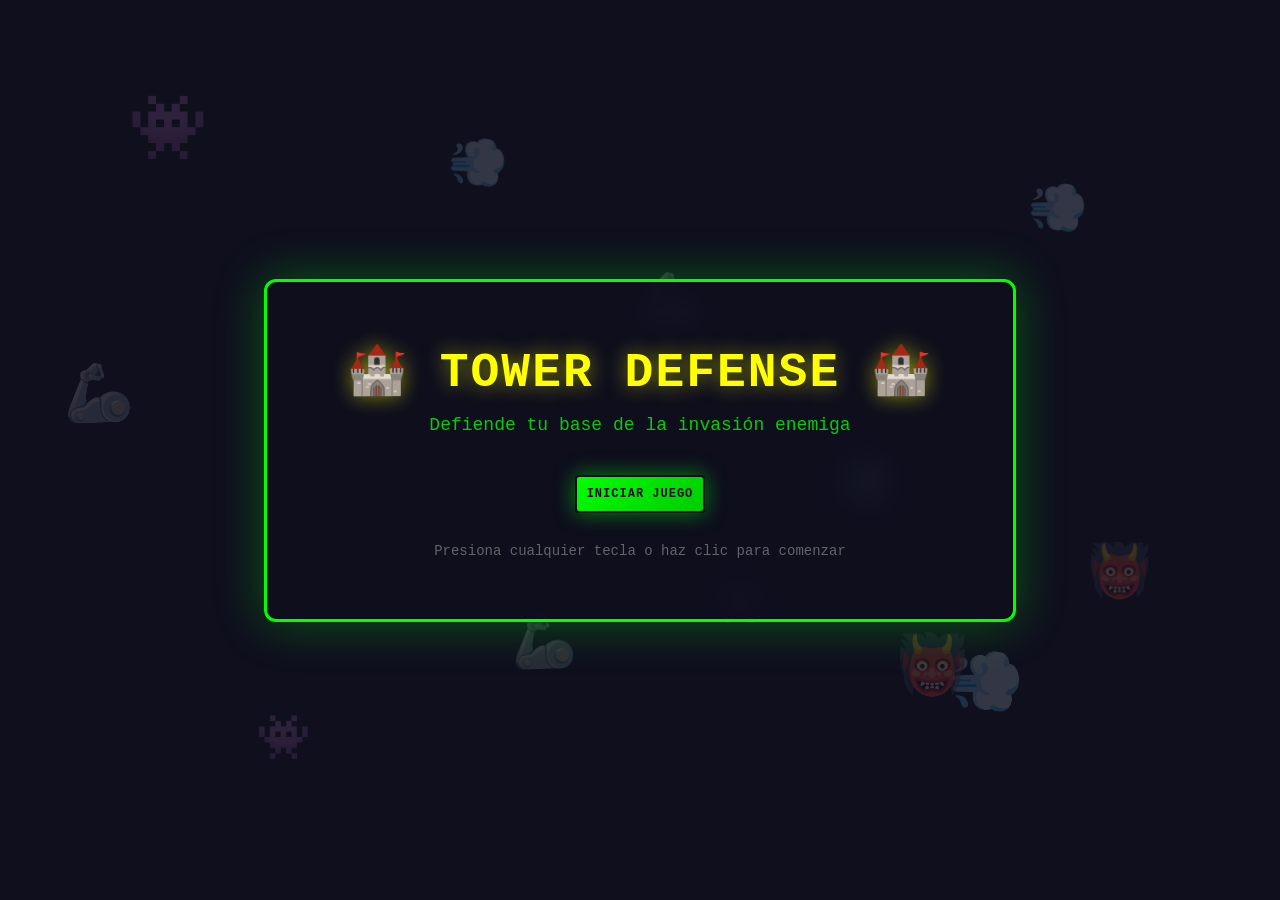
<file: index.html>
<!DOCTYPE html>
<html lang="es">
<head>
    <meta charset="UTF-8">
    <meta name="viewport" content="width=device-width, initial-scale=1.0">
    <meta name="description" content="Tower Defense - Un juego clásico de defensa. Coloca torres y defiende tu base. Compatible con GitHub Pages.">
    <meta name="theme-color" content="#00ff00">
    <title>Tower Defense - Juego de Defensa</title>
    <link rel="stylesheet" href="css/style.css">
    <link rel="manifest" href="manifest.json">
</head>
<body>
    <div id="gameContainer" class="game-container">
        <!-- Interfaz del juego -->
        <div id="gameUI" class="game-ui">
            <div class="ui-section">
                <div class="ui-stat">
                    <span class="label">NIVEL:</span>
                    <span id="levelDisplay" class="value">1</span>
                </div>
                <div class="ui-stat">
                    <span class="label">VIDAS:</span>
                    <span id="lifeDisplay" class="value">20</span>
                </div>
                <div class="ui-stat">
                    <span class="label">ORO:</span>
                    <span id="goldDisplay" class="value">200</span>
                </div>
                <div class="ui-stat">
                    <span class="label">OLAS:</span>
                    <span id="waveDisplay" class="value">0/5</span>
                </div>
                <div class="ui-stat">
                    <span class="label">SCORE:</span>
                    <span id="scoreDisplay" class="value">0</span>
                </div>
            </div>

            <!-- Panel de torres -->
            <div class="towers-panel">
                <h3>TORRES</h3>
                <button id="towerBasicBtn" class="tower-btn" data-tower="basic">
                    [1] Básica (50 O)<br>
                    <small>Daño: 1 | Vel: Normal</small>
                </button>
                <button id="towerFastBtn" class="tower-btn" data-tower="fast">
                    [2] Rápida (75 O)<br>
                    <small>Daño: 1 | Vel: Rápida</small>
                </button>
                <button id="towerPowerBtn" class="tower-btn" data-tower="power">
                    [3] Potente (150 O)<br>
                    <small>Daño: 3 | Vel: Lenta</small>
                </button>
                <button id="towerIceBtn" class="tower-btn" data-tower="ice">
                    [4] Hielo (100 O)<br>
                    <small>Ralentiza | Daño: 0.5</small>
                </button>
                <button id="barracksBtn" class="tower-btn" data-tower="barracks">
                    [5] Barracón (300 O)<br>
                    <small>Genera 👹</small>
                </button>
            </div>

            <!-- Botones de control -->
            <div class="control-panel">
                <button id="startBtn" class="btn btn-primary">Iniciar Juego</button>
                <button id="pauseBtn" class="btn btn-secondary" disabled>Pausar</button>
                <button id="resetBtn" class="btn btn-danger">Reiniciar</button>
            </div>

            <!-- Información adicional -->
            <div class="info-panel">
                <p id="message" class="message"></p>
            </div>

            <!-- Panel de upgrade de torres (oculto por defecto) -->
            <div id="upgradePanel" class="upgrade-panel" style="display: none;">
                <h3>MEJORAR TORRE</h3>
                <div id="upgradeInfo" class="upgrade-info">
                    <p>Torre: <span id="upgradeTowerType">-</span></p>
                    <p>Nivel: <span id="upgradeTowerLevel">0</span></p>
                </div>
                <div id="upgradeButtons" class="upgrade-buttons">
                    <!-- Se genera dinámicamente -->
                </div>
                <button id="closeUpgradeBtn" class="btn btn-secondary">Cerrar</button>
            </div>

            <!-- Botón de logros -->
            <div class="achievements-button-container">
                <button id="achievementsBtn" class="btn btn-achievements">🏆 Logros</button>
            </div>
        </div>

        <!-- Modal de logros (oculto por defecto) -->
        <div id="achievementsModal" class="achievements-modal" style="display: none;">
            <div class="achievements-content">
                <div class="achievements-header">
                    <h1>🏆 LOGROS Y OBJETIVOS</h1>
                    <button id="closeAchievementsBtn" class="btn btn-close">✕</button>
                </div>
                
                <div class="achievements-scroll">
                    <div id="achievementsContainer" class="achievements-grid">
                        <!-- Se genera dinámicamente -->
                    </div>
                </div>

                <div class="achievements-footer">
                    <p id="achievementsStats" class="achievements-stats">
                        <!-- Se actualiza dinámicamente -->
                    </p>
                </div>
            </div>
        </div>

        <!-- Área de renderizado del juego -->
        <div id="gameArea" class="game-area">
            <canvas id="gameCanvas" class="game-canvas"></canvas>
        </div>
    </div>

    <!-- Overlay de inicio con enemigos animados -->
    <div id="startOverlay" class="start-overlay">
        <div class="start-overlay-background">
            <!-- Enemigos animados de fondo -->
            <div class="animated-enemies-container">
                <div class="enemy-animated enemy-animated-1">👾</div>
                <div class="enemy-animated enemy-animated-2">💨</div>
                <div class="enemy-animated enemy-animated-3">🦾</div>
                <div class="enemy-animated enemy-animated-4">👹</div>
                <div class="enemy-animated enemy-animated-5">👾</div>
                <div class="enemy-animated enemy-animated-6">💨</div>
                <div class="enemy-animated enemy-animated-7">🦾</div>
                <div class="enemy-animated enemy-animated-8">👹</div>
                <div class="enemy-animated enemy-animated-9">👾</div>
                <div class="enemy-animated enemy-animated-10">💨</div>
                <div class="enemy-animated enemy-animated-11">🦾</div>
                <div class="enemy-animated enemy-animated-12">💨</div>
            </div>
            
            <!-- Contenido del overlay -->
            <div class="start-overlay-content">
                <h1 class="start-title">🏰 TOWER DEFENSE 🏰</h1>
                <p class="start-subtitle">Defiende tu base de la invasión enemiga</p>
                <button id="startGameBtn" class="btn btn-start-game">INICIAR JUEGO</button>
                <p class="start-info">Presiona cualquier tecla o haz clic para comenzar</p>
            </div>
        </div>
    </div>

    <!-- Scripts -->
    <script src="js/audio.js"></script>
    <script src="js/levels.js"></script>
    <script src="js/towers.js"></script>
    <script src="js/enemies.js"></script>
    <script src="js/engine.js"></script>
    <script src="js/achievements.js"></script>
    <script src="js/game.js"></script>
</body>
</html>
</file>
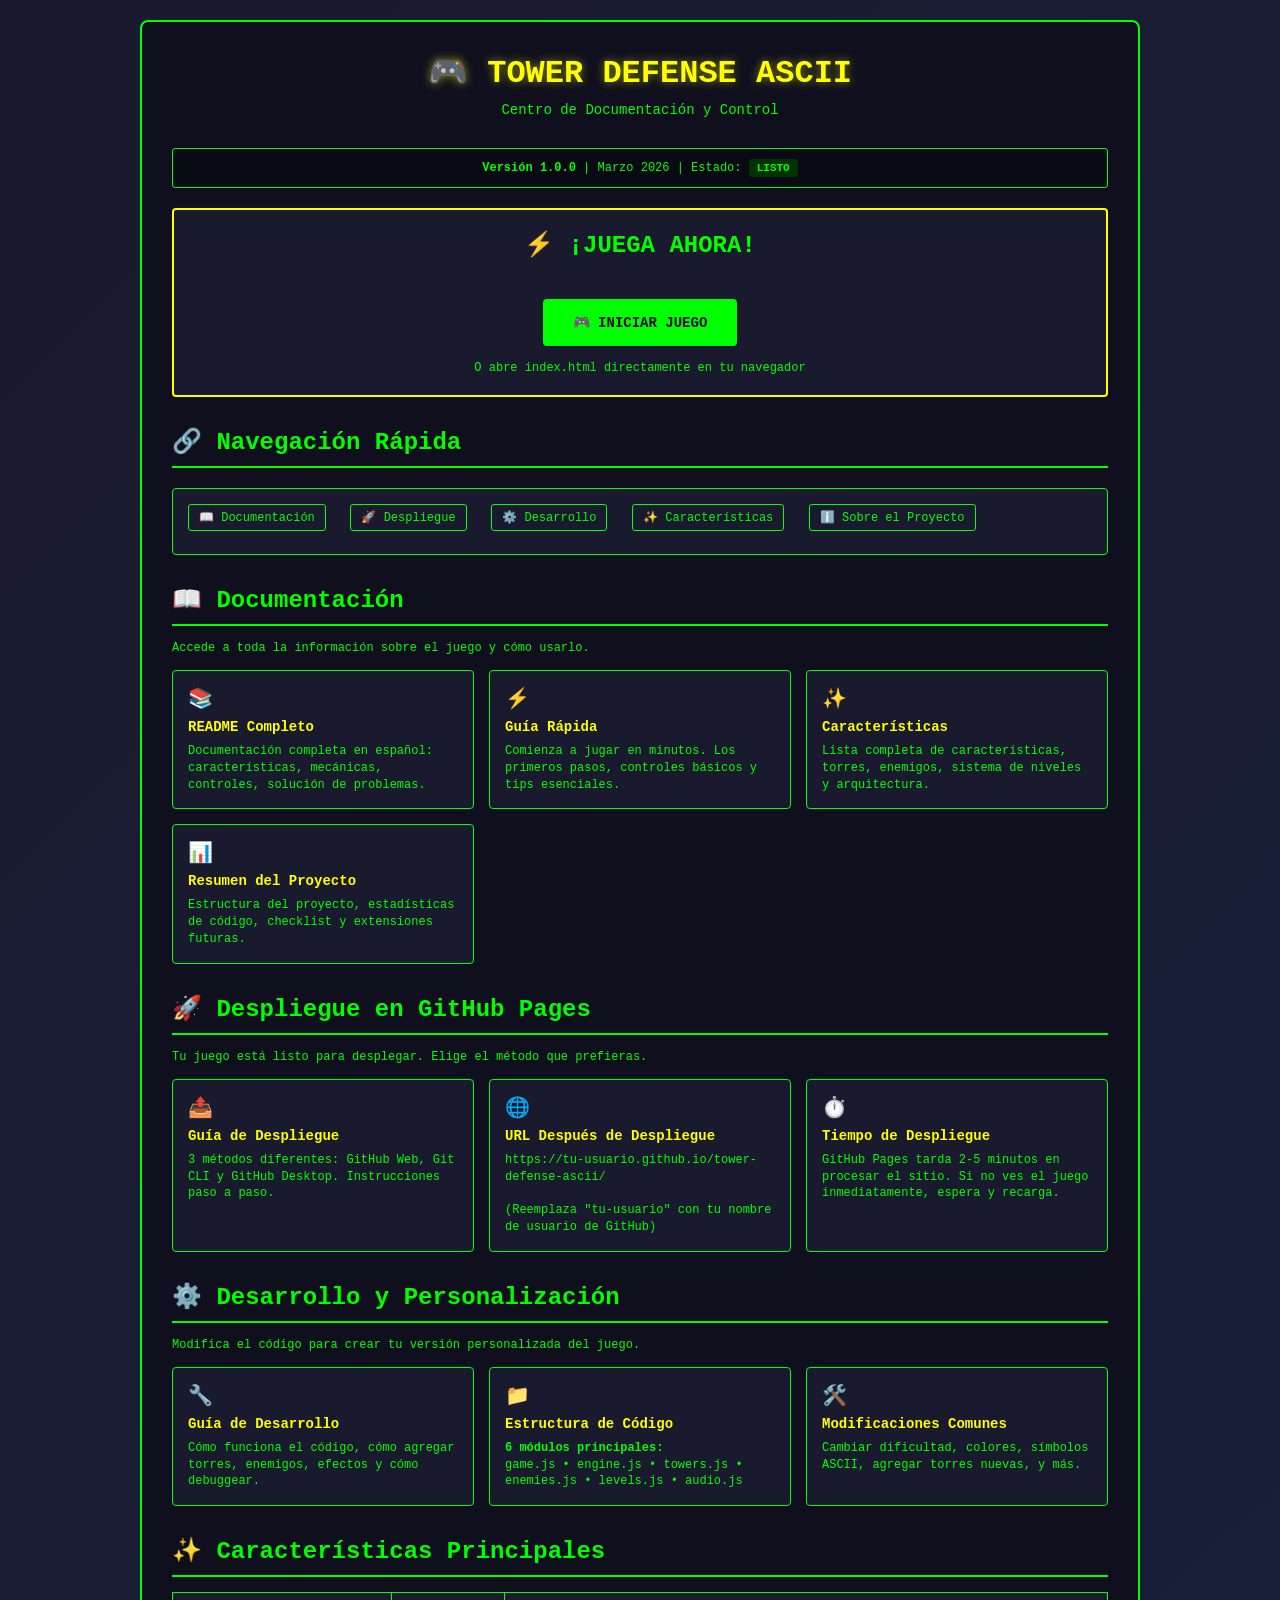
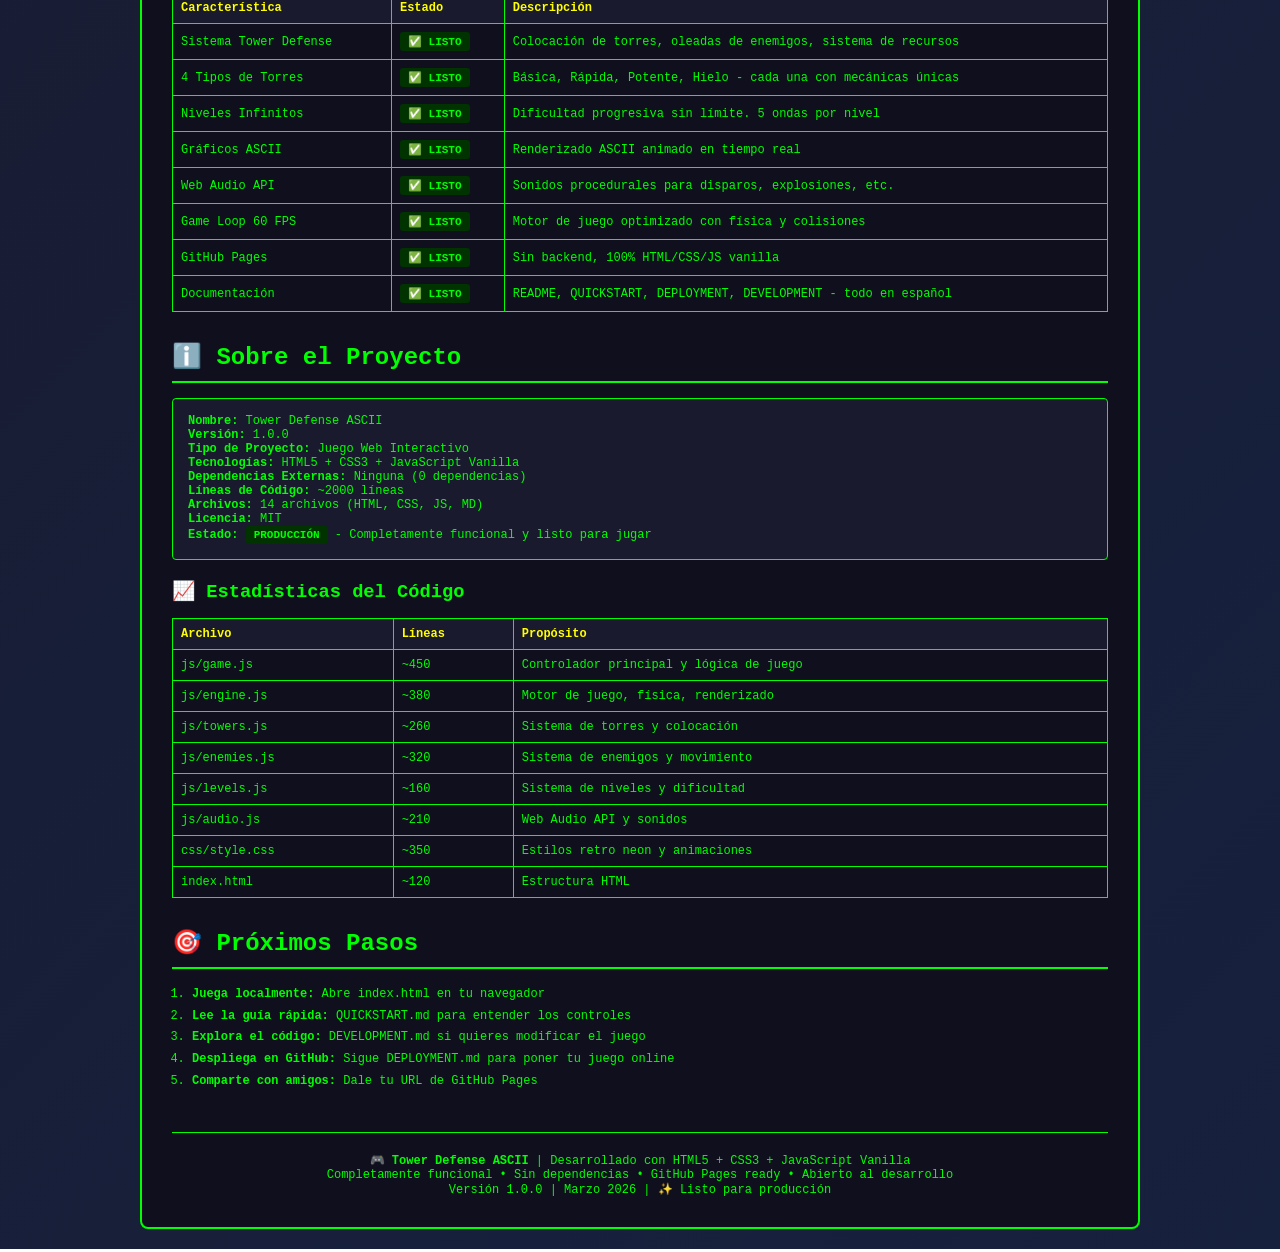
<file: docs.html>
<!DOCTYPE html>
<html lang="es">
<head>
    <meta charset="UTF-8">
    <meta name="viewport" content="width=device-width, initial-scale=1.0">
    <title>Tower Defense ASCII - Centro de Documentación</title>
    <style>
        * { margin: 0; padding: 0; box-sizing: border-box; }
        body {
            font-family: 'Courier New', monospace;
            background: linear-gradient(135deg, #1a1a2e 0%, #16213e 100%);
            color: #00ff00;
            padding: 20px;
        }
        .container {
            max-width: 1000px;
            margin: 0 auto;
            background: #0f0f1e;
            border: 2px solid #00ff00;
            border-radius: 8px;
            padding: 30px;
        }
        h1 {
            color: #ffff00;
            text-shadow: 0 0 10px rgba(255, 255, 0, 0.5);
            margin-bottom: 10px;
            text-align: center;
        }
        .subtitle {
            text-align: center;
            color: #00ff00;
            margin-bottom: 30px;
            font-size: 14px;
        }
        h2 {
            color: #00ff00;
            border-bottom: 2px solid #00ff00;
            padding-bottom: 10px;
            margin: 30px 0 15px 0;
        }
        .section {
            margin-bottom: 25px;
        }
        .doc-grid {
            display: grid;
            grid-template-columns: repeat(auto-fit, minmax(250px, 1fr));
            gap: 15px;
            margin: 15px 0;
        }
        .doc-card {
            background: #1a1a2e;
            border: 1px solid #00ff00;
            padding: 15px;
            border-radius: 4px;
            cursor: pointer;
            transition: all 0.3s ease;
            text-decoration: none;
            color: inherit;
        }
        .doc-card:hover {
            background: #2a2a3e;
            box-shadow: 0 0 15px rgba(0, 255, 0, 0.5);
            transform: translateY(-2px);
        }
        .doc-card h3 {
            color: #ffff00;
            margin-bottom: 8px;
            font-size: 14px;
        }
        .doc-card p {
            font-size: 12px;
            color: #00ff00;
            line-height: 1.4;
        }
        .doc-card .icon {
            font-size: 20px;
            margin-bottom: 8px;
        }
        .start-btn {
            display: inline-block;
            background: #00ff00;
            color: #0a0a14;
            padding: 15px 30px;
            border: none;
            border-radius: 4px;
            font-family: 'Courier New', monospace;
            font-weight: bold;
            cursor: pointer;
            font-size: 14px;
            text-decoration: none;
            margin-top: 15px;
            transition: all 0.3s ease;
        }
        .start-btn:hover {
            box-shadow: 0 0 20px rgba(0, 255, 0, 0.8);
            transform: scale(1.05);
        }
        .quick-links {
            background: #1a1a2e;
            border: 1px solid #00ff00;
            padding: 15px;
            border-radius: 4px;
            margin: 20px 0;
        }
        .quick-links a {
            color: #00ff00;
            text-decoration: none;
            display: inline-block;
            margin-right: 15px;
            margin-bottom: 8px;
            padding: 5px 10px;
            border: 1px solid #00ff00;
            border-radius: 3px;
            transition: all 0.2s ease;
            font-size: 12px;
        }
        .quick-links a:hover {
            background: #00ff00;
            color: #0a0a14;
        }
        table {
            width: 100%;
            border-collapse: collapse;
            margin: 15px 0;
            font-size: 12px;
        }
        th, td {
            border: 1px solid #00ff00;
            padding: 8px;
            text-align: left;
        }
        th {
            background: #1a1a2e;
            color: #ffff00;
        }
        .status {
            display: inline-block;
            padding: 3px 8px;
            border-radius: 3px;
            font-size: 11px;
            font-weight: bold;
        }
        .status-ready {
            background: #003300;
            color: #00ff00;
        }
        .status-dev {
            background: #003366;
            color: #0099ff;
        }
        .footer {
            margin-top: 40px;
            text-align: center;
            border-top: 1px solid #00ff00;
            padding-top: 20px;
            font-size: 12px;
            color: #00ff00;
        }
        .version {
            background: #0a0a14;
            border: 1px solid #00ff00;
            padding: 10px;
            border-radius: 3px;
            text-align: center;
            margin-bottom: 20px;
            font-size: 12px;
        }
    </style>
</head>
<body>
    <div class="container">
        <h1>🎮 TOWER DEFENSE ASCII</h1>
        <p class="subtitle">Centro de Documentación y Control</p>

        <div class="version">
            <strong>Versión 1.0.0</strong> | Marzo 2026 | Estado: <span class="status status-ready">LISTO</span>
        </div>

        <!-- JUGAR AHORA -->
        <div class="section" style="text-align: center; background: #1a1a2e; padding: 20px; border: 2px solid #ffff00; border-radius: 4px;">
            <h2 style="border: none; margin: 0 0 15px 0;">⚡ ¡JUEGA AHORA!</h2>
            <a href="index.html" class="start-btn">🎮 INICIAR JUEGO</a>
            <p style="margin-top: 15px; font-size: 12px;">O abre <code>index.html</code> directamente en tu navegador</p>
        </div>

        <!-- NAVEGACIÓN RÁPIDA -->
        <div class="section">
            <h2>🔗 Navegación Rápida</h2>
            <div class="quick-links">
                <a href="#documentacion">📖 Documentación</a>
                <a href="#despliegue">🚀 Despliegue</a>
                <a href="#desarrollo">⚙️ Desarrollo</a>
                <a href="#caracteristicas">✨ Características</a>
                <a href="#sobre-proyecto">ℹ️ Sobre el Proyecto</a>
            </div>
        </div>

        <!-- DOCUMENTACIÓN -->
        <div class="section" id="documentacion">
            <h2>📖 Documentación</h2>
            <p style="margin-bottom: 15px; font-size: 12px;">Accede a toda la información sobre el juego y cómo usarlo.</p>
            
            <div class="doc-grid">
                <a href="README.md" class="doc-card" target="_blank">
                    <div class="icon">📚</div>
                    <h3>README Completo</h3>
                    <p>Documentación completa en español: características, mecánicas, controles, solución de problemas.</p>
                </a>

                <a href="QUICKSTART.md" class="doc-card" target="_blank">
                    <div class="icon">⚡</div>
                    <h3>Guía Rápida</h3>
                    <p>Comienza a jugar en minutos. Los primeros pasos, controles básicos y tips esenciales.</p>
                </a>

                <a href="FEATURES.html" class="doc-card" target="_blank">
                    <div class="icon">✨</div>
                    <h3>Características</h3>
                    <p>Lista completa de características, torres, enemigos, sistema de niveles y arquitectura.</p>
                </a>

                <a href="PROJECT_SUMMARY.md" class="doc-card" target="_blank">
                    <div class="icon">📊</div>
                    <h3>Resumen del Proyecto</h3>
                    <p>Estructura del proyecto, estadísticas de código, checklist y extensiones futuras.</p>
                </a>
            </div>
        </div>

        <!-- DESPLIEGUE -->
        <div class="section" id="despliegue">
            <h2>🚀 Despliegue en GitHub Pages</h2>
            <p style="margin-bottom: 15px; font-size: 12px;">Tu juego está listo para desplegar. Elige el método que prefieras.</p>
            
            <div class="doc-grid">
                <a href="DEPLOYMENT.md" class="doc-card" target="_blank">
                    <div class="icon">📤</div>
                    <h3>Guía de Despliegue</h3>
                    <p>3 métodos diferentes: GitHub Web, Git CLI y GitHub Desktop. Instrucciones paso a paso.</p>
                </a>

                <div class="doc-card">
                    <div class="icon">🌐</div>
                    <h3>URL Después de Despliegue</h3>
                    <p><code>https://tu-usuario.github.io/tower-defense-ascii/</code><br><br>(Reemplaza "tu-usuario" con tu nombre de usuario de GitHub)</p>
                </div>

                <div class="doc-card">
                    <div class="icon">⏱️</div>
                    <h3>Tiempo de Despliegue</h3>
                    <p>GitHub Pages tarda 2-5 minutos en procesar el sitio. Si no ves el juego inmediatamente, espera y recarga.</p>
                </div>
            </div>
        </div>

        <!-- DESARROLLO -->
        <div class="section" id="desarrollo">
            <h2>⚙️ Desarrollo y Personalización</h2>
            <p style="margin-bottom: 15px; font-size: 12px;">Modifica el código para crear tu versión personalizada del juego.</p>
            
            <div class="doc-grid">
                <a href="DEVELOPMENT.md" class="doc-card" target="_blank">
                    <div class="icon">🔧</div>
                    <h3>Guía de Desarrollo</h3>
                    <p>Cómo funciona el código, cómo agregar torres, enemigos, efectos y cómo debuggear.</p>
                </a>

                <div class="doc-card">
                    <div class="icon">📁</div>
                    <h3>Estructura de Código</h3>
                    <p><strong>6 módulos principales:</strong><br>game.js • engine.js • towers.js • enemies.js • levels.js • audio.js</p>
                </div>

                <div class="doc-card">
                    <div class="icon">🛠️</div>
                    <h3>Modificaciones Comunes</h3>
                    <p>Cambiar dificultad, colores, símbolos ASCII, agregar torres nuevas, y más.</p>
                </div>
            </div>
        </div>

        <!-- CARACTERÍSTICAS -->
        <div class="section" id="caracteristicas">
            <h2>✨ Características Principales</h2>
            
            <table>
                <thead>
                    <tr>
                        <th>Característica</th>
                        <th>Estado</th>
                        <th>Descripción</th>
                    </tr>
                </thead>
                <tbody>
                    <tr>
                        <td>Sistema Tower Defense</td>
                        <td><span class="status status-ready">✅ LISTO</span></td>
                        <td>Colocación de torres, oleadas de enemigos, sistema de recursos</td>
                    </tr>
                    <tr>
                        <td>4 Tipos de Torres</td>
                        <td><span class="status status-ready">✅ LISTO</span></td>
                        <td>Básica, Rápida, Potente, Hielo - cada una con mecánicas únicas</td>
                    </tr>
                    <tr>
                        <td>Niveles Infinitos</td>
                        <td><span class="status status-ready">✅ LISTO</span></td>
                        <td>Dificultad progresiva sin límite. 5 ondas por nivel</td>
                    </tr>
                    <tr>
                        <td>Gráficos ASCII</td>
                        <td><span class="status status-ready">✅ LISTO</span></td>
                        <td>Renderizado ASCII animado en tiempo real</td>
                    </tr>
                    <tr>
                        <td>Web Audio API</td>
                        <td><span class="status status-ready">✅ LISTO</span></td>
                        <td>Sonidos procedurales para disparos, explosiones, etc.</td>
                    </tr>
                    <tr>
                        <td>Game Loop 60 FPS</td>
                        <td><span class="status status-ready">✅ LISTO</span></td>
                        <td>Motor de juego optimizado con física y colisiones</td>
                    </tr>
                    <tr>
                        <td>GitHub Pages</td>
                        <td><span class="status status-ready">✅ LISTO</span></td>
                        <td>Sin backend, 100% HTML/CSS/JS vanilla</td>
                    </tr>
                    <tr>
                        <td>Documentación</td>
                        <td><span class="status status-ready">✅ LISTO</span></td>
                        <td>README, QUICKSTART, DEPLOYMENT, DEVELOPMENT - todo en español</td>
                    </tr>
                </tbody>
            </table>
        </div>

        <!-- SOBRE EL PROYECTO -->
        <div class="section" id="sobre-proyecto">
            <h2>ℹ️ Sobre el Proyecto</h2>
            
            <div style="background: #1a1a2e; border: 1px solid #00ff00; padding: 15px; border-radius: 4px; font-size: 12px;">
                <p><strong>Nombre:</strong> Tower Defense ASCII</p>
                <p><strong>Versión:</strong> 1.0.0</p>
                <p><strong>Tipo de Proyecto:</strong> Juego Web Interactivo</p>
                <p><strong>Tecnologías:</strong> HTML5 + CSS3 + JavaScript Vanilla</p>
                <p><strong>Dependencias Externas:</strong> Ninguna (0 dependencias)</p>
                <p><strong>Líneas de Código:</strong> ~2000 líneas</p>
                <p><strong>Archivos:</strong> 14 archivos (HTML, CSS, JS, MD)</p>
                <p><strong>Licencia:</strong> MIT</p>
                <p><strong>Estado:</strong> <span class="status status-ready">PRODUCCIÓN</span> - Completamente funcional y listo para jugar</p>
            </div>

            <h3 style="color: #00ff00; margin-top: 20px;">📈 Estadísticas del Código</h3>
            <table style="margin-top: 15px;">
                <thead>
                    <tr>
                        <th>Archivo</th>
                        <th>Líneas</th>
                        <th>Propósito</th>
                    </tr>
                </thead>
                <tbody>
                    <tr>
                        <td>js/game.js</td>
                        <td>~450</td>
                        <td>Controlador principal y lógica de juego</td>
                    </tr>
                    <tr>
                        <td>js/engine.js</td>
                        <td>~380</td>
                        <td>Motor de juego, física, renderizado</td>
                    </tr>
                    <tr>
                        <td>js/towers.js</td>
                        <td>~260</td>
                        <td>Sistema de torres y colocación</td>
                    </tr>
                    <tr>
                        <td>js/enemies.js</td>
                        <td>~320</td>
                        <td>Sistema de enemigos y movimiento</td>
                    </tr>
                    <tr>
                        <td>js/levels.js</td>
                        <td>~160</td>
                        <td>Sistema de niveles y dificultad</td>
                    </tr>
                    <tr>
                        <td>js/audio.js</td>
                        <td>~210</td>
                        <td>Web Audio API y sonidos</td>
                    </tr>
                    <tr>
                        <td>css/style.css</td>
                        <td>~350</td>
                        <td>Estilos retro neon y animaciones</td>
                    </tr>
                    <tr>
                        <td>index.html</td>
                        <td>~120</td>
                        <td>Estructura HTML</td>
                    </tr>
                </tbody>
            </table>
        </div>

        <!-- PRÓXIMOS PASOS -->
        <div class="section">
            <h2>🎯 Próximos Pasos</h2>
            <ol style="margin-left: 20px; font-size: 12px; line-height: 1.8;">
                <li><strong>Juega localmente:</strong> Abre index.html en tu navegador</li>
                <li><strong>Lee la guía rápida:</strong> QUICKSTART.md para entender los controles</li>
                <li><strong>Explora el código:</strong> DEVELOPMENT.md si quieres modificar el juego</li>
                <li><strong>Despliega en GitHub:</strong> Sigue DEPLOYMENT.md para poner tu juego online</li>
                <li><strong>Comparte con amigos:</strong> Dale tu URL de GitHub Pages</li>
            </ol>
        </div>

        <!-- FOOTER -->
        <div class="footer">
            <p>🎮 <strong>Tower Defense ASCII</strong> | Desarrollado con HTML5 + CSS3 + JavaScript Vanilla</p>
            <p>Completamente funcional • Sin dependencias • GitHub Pages ready • Abierto al desarrollo</p>
            <p>Versión 1.0.0 | Marzo 2026 | ✨ Listo para producción</p>
        </div>
    </div>
</body>
</html>
</file>
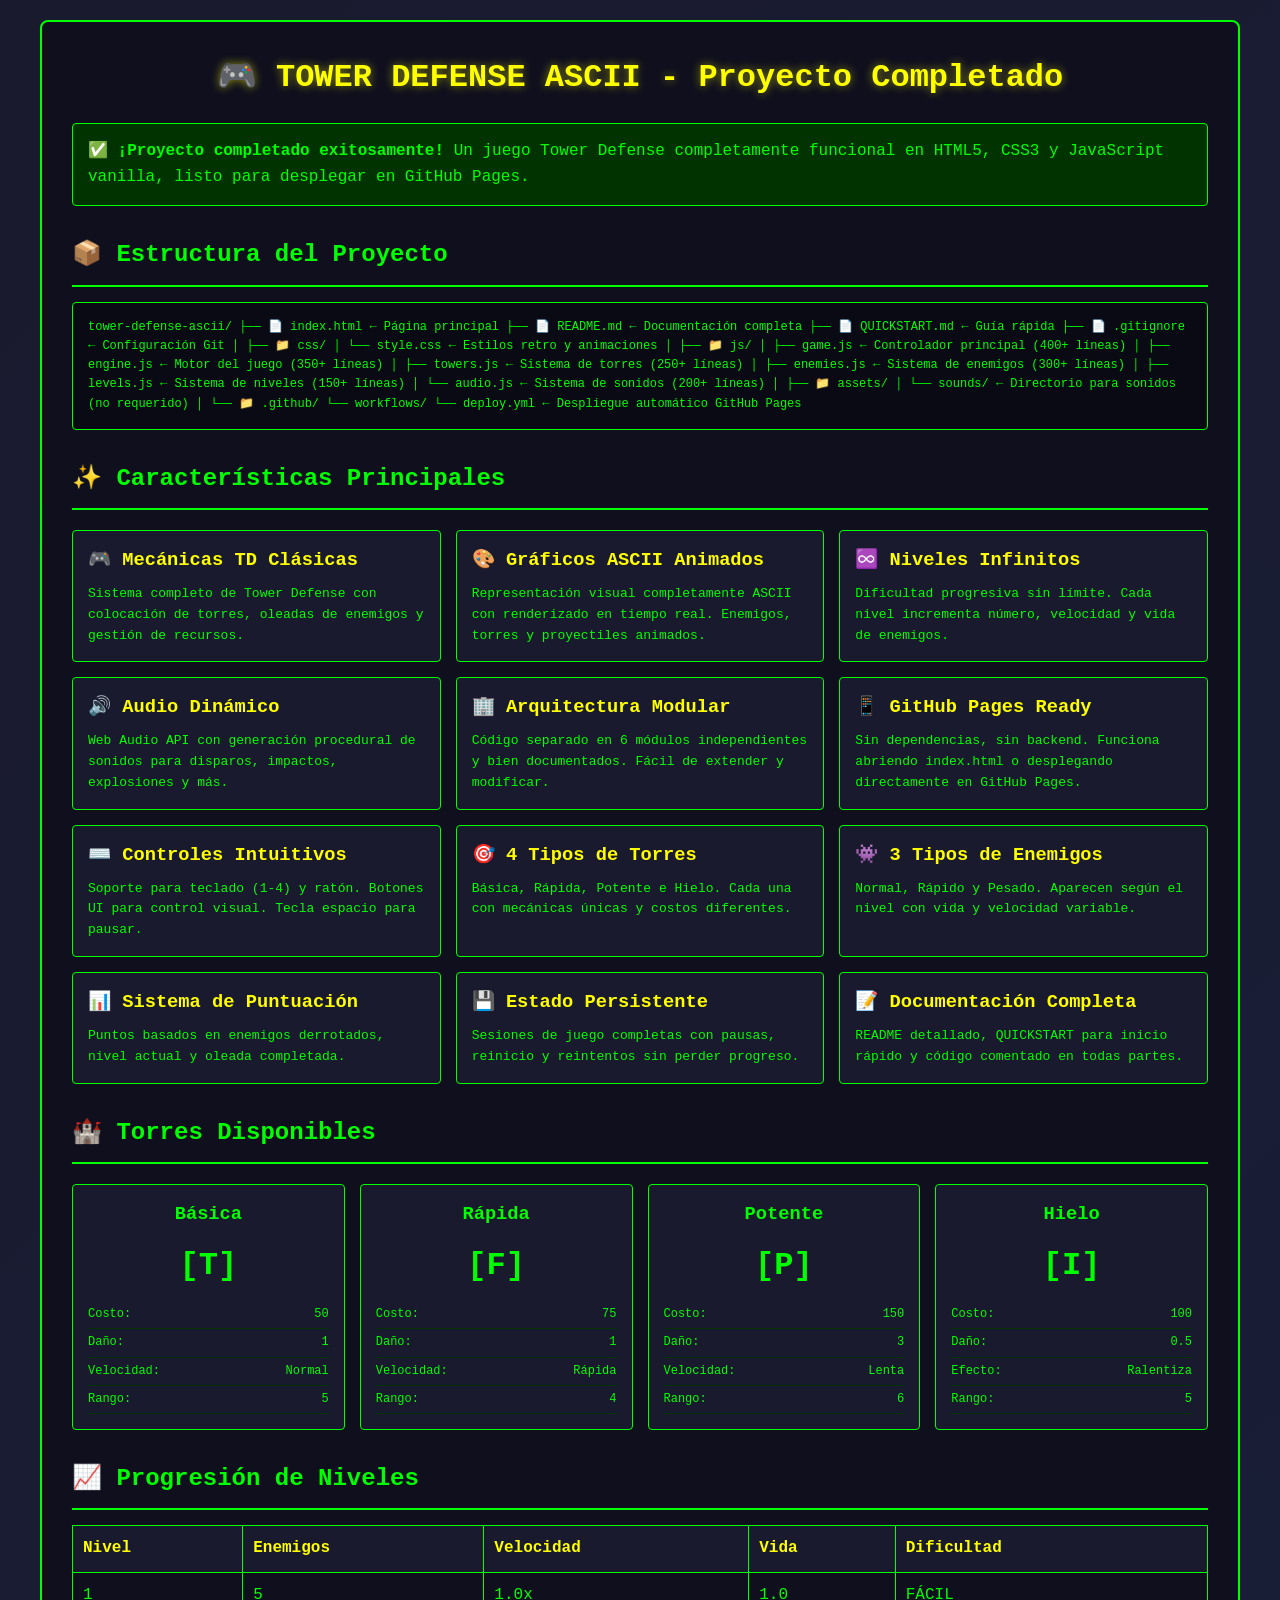
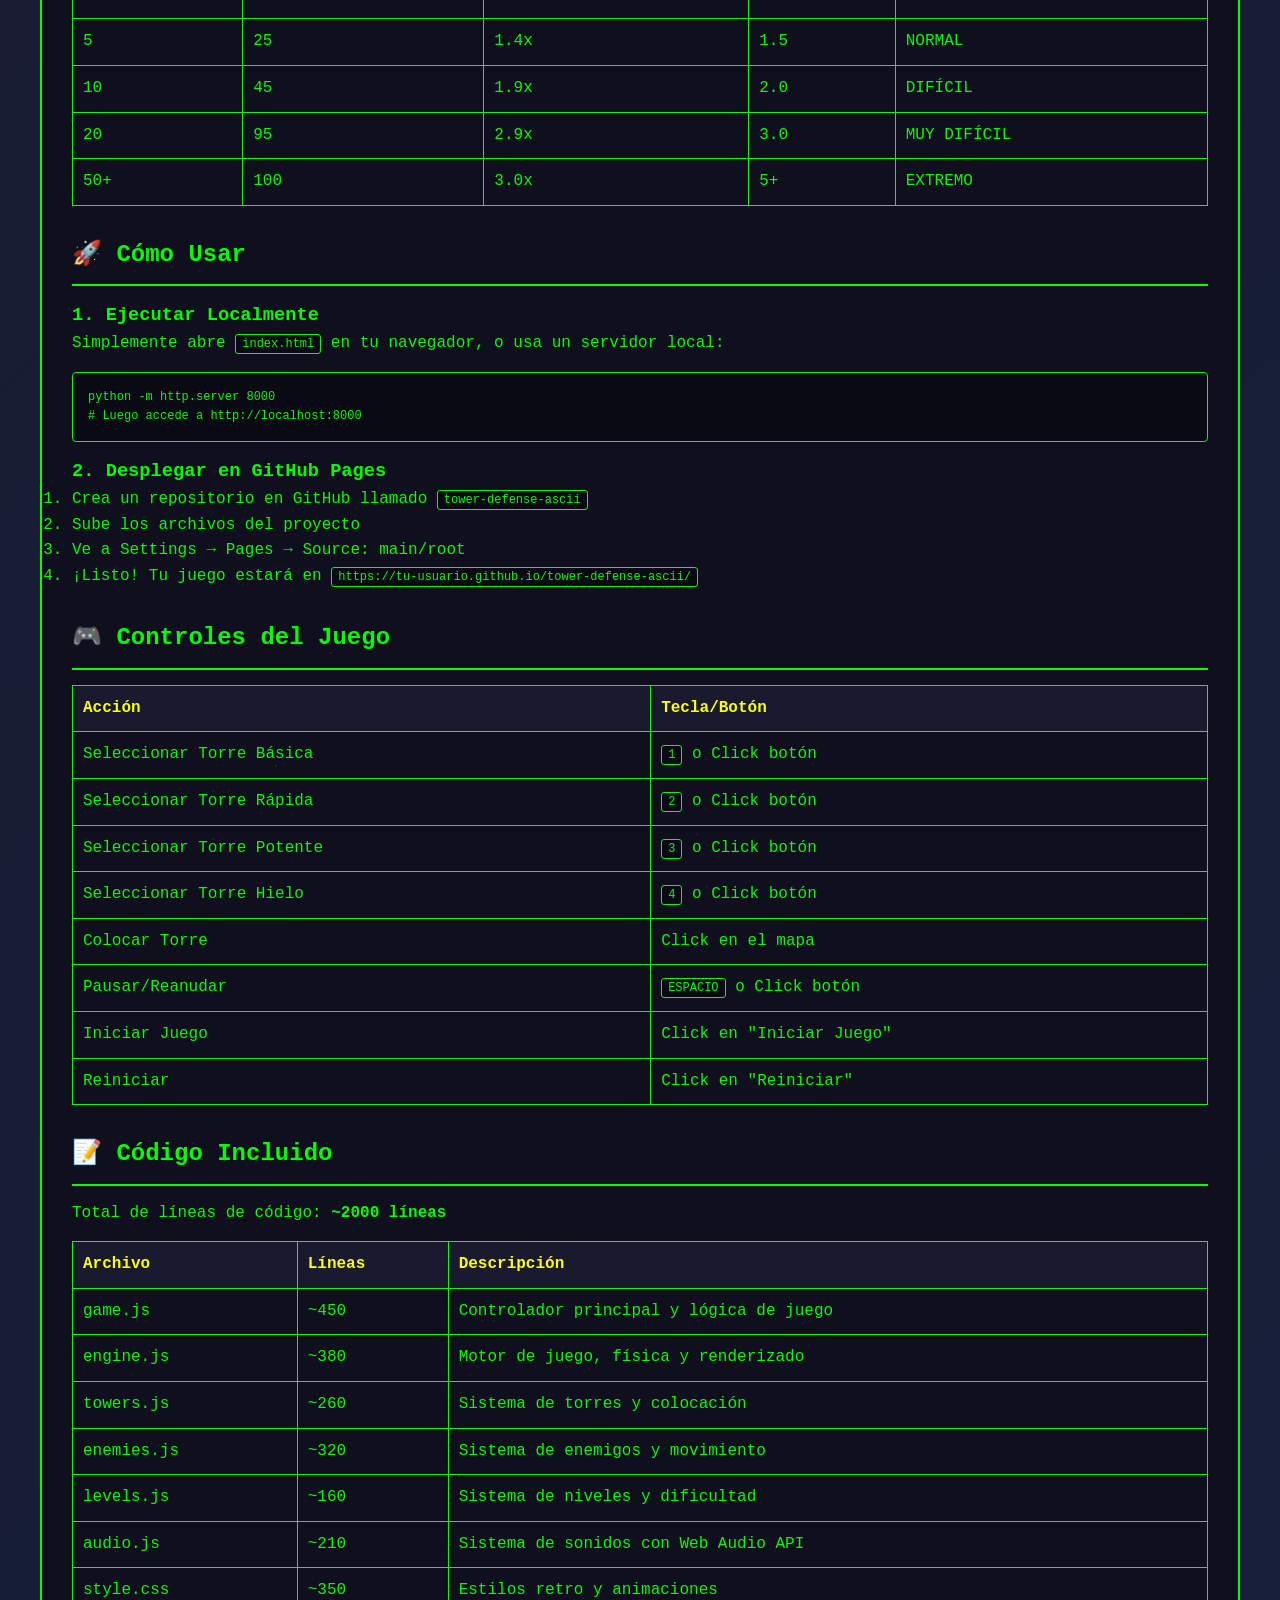
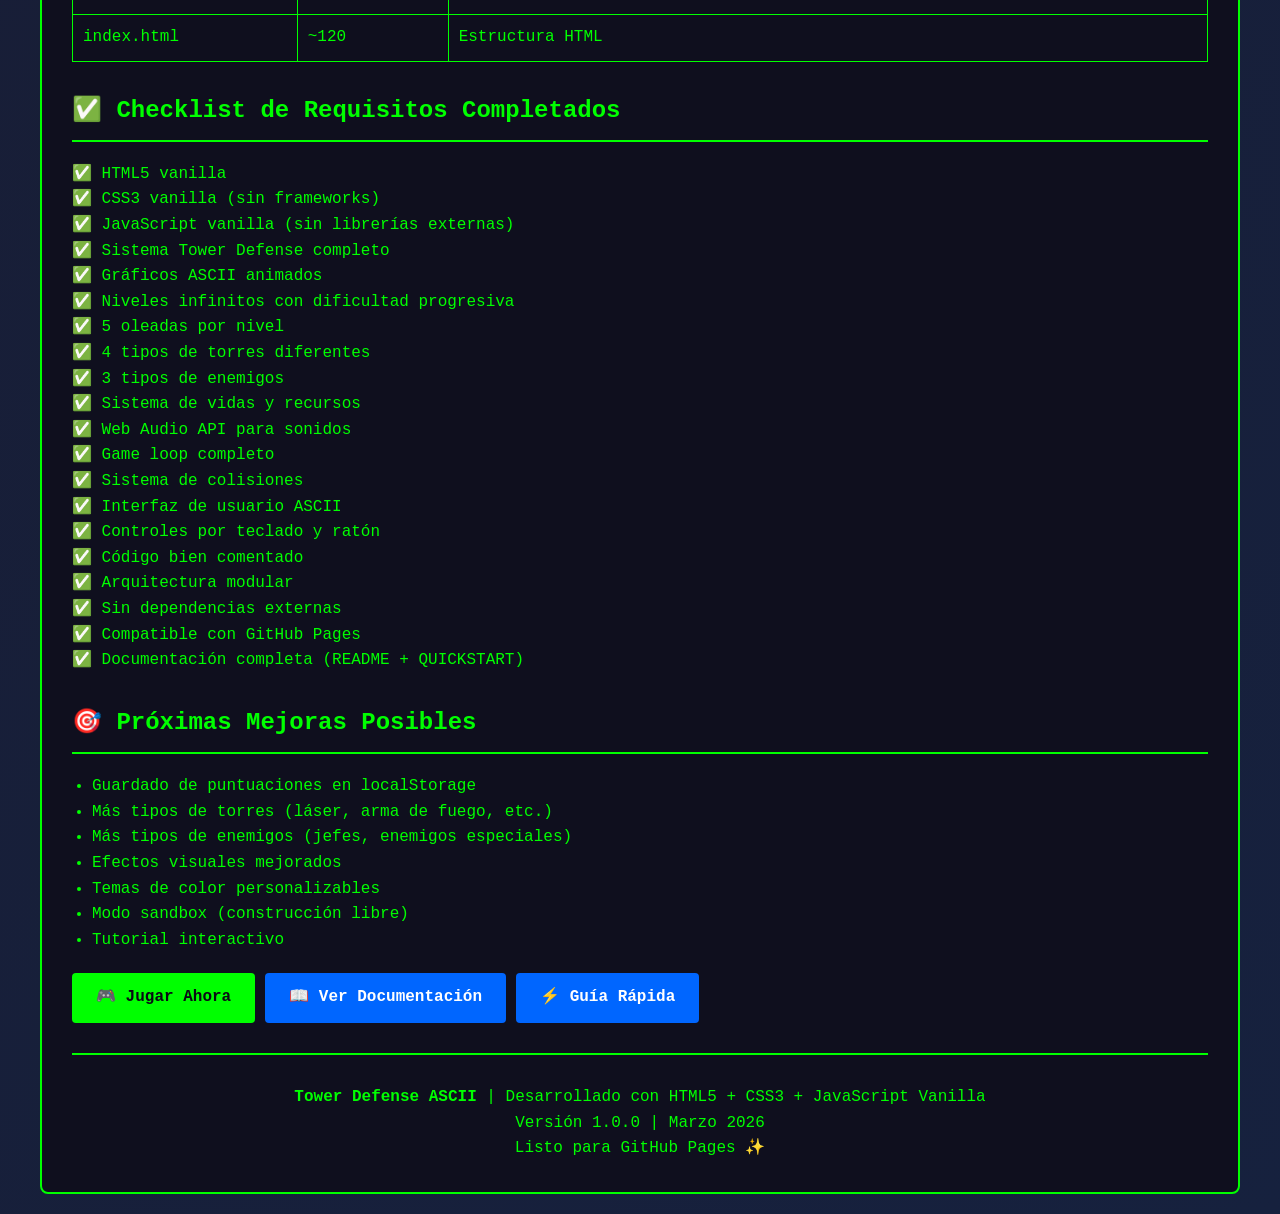
<file: FEATURES.html>
<!DOCTYPE html>
<html lang="es">
<head>
    <meta charset="UTF-8">
    <meta name="viewport" content="width=device-width, initial-scale=1.0">
    <title>Tower Defense ASCII - Características</title>
    <style>
        * { margin: 0; padding: 0; box-sizing: border-box; }
        body {
            font-family: 'Courier New', monospace;
            background: linear-gradient(135deg, #1a1a2e 0%, #16213e 100%);
            color: #00ff00;
            padding: 20px;
            line-height: 1.6;
        }
        .container {
            max-width: 1200px;
            margin: 0 auto;
            background: #0f0f1e;
            border: 2px solid #00ff00;
            border-radius: 8px;
            padding: 30px;
        }
        h1 {
            color: #ffff00;
            text-shadow: 0 0 10px rgba(255, 255, 0, 0.5);
            margin-bottom: 20px;
            text-align: center;
        }
        h2 {
            color: #00ff00;
            border-bottom: 2px solid #00ff00;
            padding-bottom: 10px;
            margin-top: 30px;
            margin-bottom: 15px;
        }
        .feature-list {
            display: grid;
            grid-template-columns: repeat(auto-fit, minmax(300px, 1fr));
            gap: 15px;
            margin: 20px 0;
        }
        .feature {
            background: #1a1a2e;
            border: 1px solid #00ff00;
            padding: 15px;
            border-radius: 4px;
            transition: all 0.3s ease;
        }
        .feature:hover {
            background: #2a2a3e;
            box-shadow: 0 0 10px rgba(0, 255, 0, 0.5);
        }
        .feature h3 {
            color: #ffff00;
            margin-bottom: 8px;
        }
        .feature p {
            font-size: 13px;
            color: #00ff00;
        }
        code {
            background: #0a0a14;
            border: 1px solid #00ff00;
            padding: 2px 6px;
            border-radius: 3px;
            color: #00ff00;
            font-size: 12px;
        }
        .file-structure {
            background: #0a0a14;
            border: 1px solid #00ff00;
            padding: 15px;
            border-radius: 4px;
            overflow-x: auto;
            font-size: 12px;
            margin: 15px 0;
        }
        table {
            width: 100%;
            border-collapse: collapse;
            margin: 15px 0;
        }
        th, td {
            border: 1px solid #00ff00;
            padding: 10px;
            text-align: left;
        }
        th {
            background: #1a1a2e;
            color: #ffff00;
        }
        .button-group {
            display: flex;
            gap: 10px;
            margin: 20px 0;
            flex-wrap: wrap;
        }
        .btn {
            padding: 12px 24px;
            background: #00ff00;
            color: #0a0a14;
            border: none;
            border-radius: 4px;
            font-family: 'Courier New', monospace;
            font-weight: bold;
            cursor: pointer;
            transition: all 0.3s ease;
            text-decoration: none;
            display: inline-block;
        }
        .btn:hover {
            box-shadow: 0 0 15px rgba(0, 255, 0, 0.8);
            transform: scale(1.05);
        }
        .btn-secondary {
            background: #0066ff;
            color: white;
        }
        .tower-showcase {
            display: grid;
            grid-template-columns: repeat(auto-fit, minmax(200px, 1fr));
            gap: 15px;
            margin: 20px 0;
        }
        .tower-card {
            background: #1a1a2e;
            border: 1px solid #00ff00;
            padding: 15px;
            border-radius: 4px;
            text-align: center;
        }
        .tower-symbol {
            font-size: 32px;
            margin: 10px 0;
            font-weight: bold;
        }
        .stats {
            font-size: 12px;
            text-align: left;
            margin-top: 10px;
        }
        .stats div {
            display: flex;
            justify-content: space-between;
            padding: 4px 0;
            border-bottom: 1px solid #003300;
        }
        .success {
            background: #003300;
            border: 1px solid #00ff00;
            color: #00ff00;
            padding: 15px;
            border-radius: 4px;
            margin: 20px 0;
        }
    </style>
</head>
<body>
    <div class="container">
        <h1>🎮 TOWER DEFENSE ASCII - Proyecto Completado</h1>
        
        <div class="success">
            ✅ <strong>¡Proyecto completado exitosamente!</strong> Un juego Tower Defense completamente funcional en HTML5, CSS3 y JavaScript vanilla, listo para desplegar en GitHub Pages.
        </div>

        <h2>📦 Estructura del Proyecto</h2>
        <div class="file-structure">
tower-defense-ascii/
├── 📄 index.html              ← Página principal
├── 📄 README.md               ← Documentación completa
├── 📄 QUICKSTART.md           ← Guía rápida
├── 📄 .gitignore              ← Configuración Git
│
├── 📁 css/
│   └── style.css              ← Estilos retro y animaciones
│
├── 📁 js/
│   ├── game.js                ← Controlador principal (400+ líneas)
│   ├── engine.js              ← Motor del juego (350+ líneas)
│   ├── towers.js              ← Sistema de torres (250+ líneas)
│   ├── enemies.js             ← Sistema de enemigos (300+ líneas)
│   ├── levels.js              ← Sistema de niveles (150+ líneas)
│   └── audio.js               ← Sistema de sonidos (200+ líneas)
│
├── 📁 assets/
│   └── sounds/                ← Directorio para sonidos (no requerido)
│
└── 📁 .github/
    └── workflows/
        └── deploy.yml         ← Despliegue automático GitHub Pages
        </div>

        <h2>✨ Características Principales</h2>
        <div class="feature-list">
            <div class="feature">
                <h3>🎮 Mecánicas TD Clásicas</h3>
                <p>Sistema completo de Tower Defense con colocación de torres, oleadas de enemigos y gestión de recursos.</p>
            </div>
            <div class="feature">
                <h3>🎨 Gráficos ASCII Animados</h3>
                <p>Representación visual completamente ASCII con renderizado en tiempo real. Enemigos, torres y proyectiles animados.</p>
            </div>
            <div class="feature">
                <h3>♾️ Niveles Infinitos</h3>
                <p>Dificultad progresiva sin límite. Cada nivel incrementa número, velocidad y vida de enemigos.</p>
            </div>
            <div class="feature">
                <h3>🔊 Audio Dinámico</h3>
                <p>Web Audio API con generación procedural de sonidos para disparos, impactos, explosiones y más.</p>
            </div>
            <div class="feature">
                <h3>🏢 Arquitectura Modular</h3>
                <p>Código separado en 6 módulos independientes y bien documentados. Fácil de extender y modificar.</p>
            </div>
            <div class="feature">
                <h3>📱 GitHub Pages Ready</h3>
                <p>Sin dependencias, sin backend. Funciona abriendo index.html o desplegando directamente en GitHub Pages.</p>
            </div>
            <div class="feature">
                <h3>⌨️ Controles Intuitivos</h3>
                <p>Soporte para teclado (1-4) y ratón. Botones UI para control visual. Tecla espacio para pausar.</p>
            </div>
            <div class="feature">
                <h3>🎯 4 Tipos de Torres</h3>
                <p>Básica, Rápida, Potente e Hielo. Cada una con mecánicas únicas y costos diferentes.</p>
            </div>
            <div class="feature">
                <h3>👾 3 Tipos de Enemigos</h3>
                <p>Normal, Rápido y Pesado. Aparecen según el nivel con vida y velocidad variable.</p>
            </div>
            <div class="feature">
                <h3>📊 Sistema de Puntuación</h3>
                <p>Puntos basados en enemigos derrotados, nivel actual y oleada completada.</p>
            </div>
            <div class="feature">
                <h3>💾 Estado Persistente</h3>
                <p>Sesiones de juego completas con pausas, reinicio y reintentos sin perder progreso.</p>
            </div>
            <div class="feature">
                <h3>📝 Documentación Completa</h3>
                <p>README detallado, QUICKSTART para inicio rápido y código comentado en todas partes.</p>
            </div>
        </div>

        <h2>🏰 Torres Disponibles</h2>
        <div class="tower-showcase">
            <div class="tower-card">
                <h3>Básica</h3>
                <div class="tower-symbol">[T]</div>
                <div class="stats">
                    <div><span>Costo:</span> <span>50</span></div>
                    <div><span>Daño:</span> <span>1</span></div>
                    <div><span>Velocidad:</span> <span>Normal</span></div>
                    <div><span>Rango:</span> <span>5</span></div>
                </div>
            </div>
            <div class="tower-card">
                <h3>Rápida</h3>
                <div class="tower-symbol">[F]</div>
                <div class="stats">
                    <div><span>Costo:</span> <span>75</span></div>
                    <div><span>Daño:</span> <span>1</span></div>
                    <div><span>Velocidad:</span> <span>Rápida</span></div>
                    <div><span>Rango:</span> <span>4</span></div>
                </div>
            </div>
            <div class="tower-card">
                <h3>Potente</h3>
                <div class="tower-symbol">[P]</div>
                <div class="stats">
                    <div><span>Costo:</span> <span>150</span></div>
                    <div><span>Daño:</span> <span>3</span></div>
                    <div><span>Velocidad:</span> <span>Lenta</span></div>
                    <div><span>Rango:</span> <span>6</span></div>
                </div>
            </div>
            <div class="tower-card">
                <h3>Hielo</h3>
                <div class="tower-symbol">[I]</div>
                <div class="stats">
                    <div><span>Costo:</span> <span>100</span></div>
                    <div><span>Daño:</span> <span>0.5</span></div>
                    <div><span>Efecto:</span> <span>Ralentiza</span></div>
                    <div><span>Rango:</span> <span>5</span></div>
                </div>
            </div>
        </div>

        <h2>📈 Progresión de Niveles</h2>
        <table>
            <thead>
                <tr>
                    <th>Nivel</th>
                    <th>Enemigos</th>
                    <th>Velocidad</th>
                    <th>Vida</th>
                    <th>Dificultad</th>
                </tr>
            </thead>
            <tbody>
                <tr>
                    <td>1</td>
                    <td>5</td>
                    <td>1.0x</td>
                    <td>1.0</td>
                    <td>FÁCIL</td>
                </tr>
                <tr>
                    <td>5</td>
                    <td>25</td>
                    <td>1.4x</td>
                    <td>1.5</td>
                    <td>NORMAL</td>
                </tr>
                <tr>
                    <td>10</td>
                    <td>45</td>
                    <td>1.9x</td>
                    <td>2.0</td>
                    <td>DIFÍCIL</td>
                </tr>
                <tr>
                    <td>20</td>
                    <td>95</td>
                    <td>2.9x</td>
                    <td>3.0</td>
                    <td>MUY DIFÍCIL</td>
                </tr>
                <tr>
                    <td>50+</td>
                    <td>100</td>
                    <td>3.0x</td>
                    <td>5+</td>
                    <td>EXTREMO</td>
                </tr>
            </tbody>
        </table>

        <h2>🚀 Cómo Usar</h2>

        <h3>1. Ejecutar Localmente</h3>
        <p>Simplemente abre <code>index.html</code> en tu navegador, o usa un servidor local:</p>
        <pre class="file-structure">python -m http.server 8000
# Luego accede a http://localhost:8000</pre>

        <h3>2. Desplegar en GitHub Pages</h3>
        <ol>
            <li>Crea un repositorio en GitHub llamado <code>tower-defense-ascii</code></li>
            <li>Sube los archivos del proyecto</li>
            <li>Ve a Settings → Pages → Source: main/root</li>
            <li>¡Listo! Tu juego estará en <code>https://tu-usuario.github.io/tower-defense-ascii/</code></li>
        </ol>

        <h2>🎮 Controles del Juego</h2>
        <table>
            <thead>
                <tr>
                    <th>Acción</th>
                    <th>Tecla/Botón</th>
                </tr>
            </thead>
            <tbody>
                <tr>
                    <td>Seleccionar Torre Básica</td>
                    <td><code>1</code> o Click botón</td>
                </tr>
                <tr>
                    <td>Seleccionar Torre Rápida</td>
                    <td><code>2</code> o Click botón</td>
                </tr>
                <tr>
                    <td>Seleccionar Torre Potente</td>
                    <td><code>3</code> o Click botón</td>
                </tr>
                <tr>
                    <td>Seleccionar Torre Hielo</td>
                    <td><code>4</code> o Click botón</td>
                </tr>
                <tr>
                    <td>Colocar Torre</td>
                    <td>Click en el mapa</td>
                </tr>
                <tr>
                    <td>Pausar/Reanudar</td>
                    <td><code>ESPACIO</code> o Click botón</td>
                </tr>
                <tr>
                    <td>Iniciar Juego</td>
                    <td>Click en "Iniciar Juego"</td>
                </tr>
                <tr>
                    <td>Reiniciar</td>
                    <td>Click en "Reiniciar"</td>
                </tr>
            </tbody>
        </table>

        <h2>📝 Código Incluido</h2>
        <p>Total de líneas de código: <strong>~2000 líneas</strong></p>
        <table>
            <thead>
                <tr>
                    <th>Archivo</th>
                    <th>Líneas</th>
                    <th>Descripción</th>
                </tr>
            </thead>
            <tbody>
                <tr>
                    <td>game.js</td>
                    <td>~450</td>
                    <td>Controlador principal y lógica de juego</td>
                </tr>
                <tr>
                    <td>engine.js</td>
                    <td>~380</td>
                    <td>Motor de juego, física y renderizado</td>
                </tr>
                <tr>
                    <td>towers.js</td>
                    <td>~260</td>
                    <td>Sistema de torres y colocación</td>
                </tr>
                <tr>
                    <td>enemies.js</td>
                    <td>~320</td>
                    <td>Sistema de enemigos y movimiento</td>
                </tr>
                <tr>
                    <td>levels.js</td>
                    <td>~160</td>
                    <td>Sistema de niveles y dificultad</td>
                </tr>
                <tr>
                    <td>audio.js</td>
                    <td>~210</td>
                    <td>Sistema de sonidos con Web Audio API</td>
                </tr>
                <tr>
                    <td>style.css</td>
                    <td>~350</td>
                    <td>Estilos retro y animaciones</td>
                </tr>
                <tr>
                    <td>index.html</td>
                    <td>~120</td>
                    <td>Estructura HTML</td>
                </tr>
            </tbody>
        </table>

        <h2>✅ Checklist de Requisitos Completados</h2>
        <div style="margin: 20px 0;">
            <p>✅ HTML5 vanilla</p>
            <p>✅ CSS3 vanilla (sin frameworks)</p>
            <p>✅ JavaScript vanilla (sin librerías externas)</p>
            <p>✅ Sistema Tower Defense completo</p>
            <p>✅ Gráficos ASCII animados</p>
            <p>✅ Niveles infinitos con dificultad progresiva</p>
            <p>✅ 5 oleadas por nivel</p>
            <p>✅ 4 tipos de torres diferentes</p>
            <p>✅ 3 tipos de enemigos</p>
            <p>✅ Sistema de vidas y recursos</p>
            <p>✅ Web Audio API para sonidos</p>
            <p>✅ Game loop completo</p>
            <p>✅ Sistema de colisiones</p>
            <p>✅ Interfaz de usuario ASCII</p>
            <p>✅ Controles por teclado y ratón</p>
            <p>✅ Código bien comentado</p>
            <p>✅ Arquitectura modular</p>
            <p>✅ Sin dependencias externas</p>
            <p>✅ Compatible con GitHub Pages</p>
            <p>✅ Documentación completa (README + QUICKSTART)</p>
        </div>

        <h2>🎯 Próximas Mejoras Posibles</h2>
        <ul style="margin: 20px 0; padding-left: 20px;">
            <li>Guardado de puntuaciones en localStorage</li>
            <li>Más tipos de torres (láser, arma de fuego, etc.)</li>
            <li>Más tipos de enemigos (jefes, enemigos especiales)</li>
            <li>Efectos visuales mejorados</li>
            <li>Temas de color personalizables</li>
            <li>Modo sandbox (construcción libre)</li>
            <li>Tutorial interactivo</li>
        </ul>

        <div class="button-group">
            <a href="index.html" class="btn">🎮 Jugar Ahora</a>
            <a href="README.md" class="btn btn-secondary" onclick="alert('Abre README.md en un editor de texto')">📖 Ver Documentación</a>
            <a href="QUICKSTART.md" class="btn btn-secondary" onclick="alert('Abre QUICKSTART.md en un editor de texto')">⚡ Guía Rápida</a>
        </div>

        <hr style="border: 1px solid #00ff00; margin: 30px 0;">
        <p style="text-align: center; color: #00ff00; margin-top: 30px;">
            <strong>Tower Defense ASCII</strong> | Desarrollado con HTML5 + CSS3 + JavaScript Vanilla<br>
            Versión 1.0.0 | Marzo 2026<br>
            Listo para GitHub Pages ✨
        </p>
    </div>
</body>
</html>
</file>
<file: css/style.css>
/* ============================================
   ESTILOS GENERALES
   ============================================ */

* {
    margin: 0;
    padding: 0;
    box-sizing: border-box;
}

body {
    font-family: 'Courier New', 'Courier', monospace;
    background: linear-gradient(135deg, #1a1a2e 0%, #16213e 100%);
    color: #00ff00;
    overflow: hidden;
    height: 100vh;
}

/* ============================================
   OVERLAY DE INICIO
   ============================================ */

.start-overlay {
    position: fixed;
    top: 0;
    left: 0;
    width: 100%;
    height: 100%;
    background: #0f0f1e;
    z-index: 2000;
    display: flex;
    align-items: center;
    justify-content: center;
    transition: opacity 0.5s ease, visibility 0.5s ease;
}

.start-overlay.hidden {
    opacity: 0;
    visibility: hidden;
    pointer-events: none;
}

.start-overlay-background {
    position: relative;
    width: 100%;
    height: 100%;
    overflow: hidden;
    display: flex;
    align-items: center;
    justify-content: center;
}

/* Contenedor de enemigos animados */
.animated-enemies-container {
    position: absolute;
    width: 100%;
    height: 100%;
    overflow: hidden;
    opacity: 0.3;
}

.enemy-animated {
    position: absolute;
    font-size: 48px;
    opacity: 0.6;
    display: flex;
    align-items: center;
    justify-content: center;
    animation: float 20s infinite ease-in-out;
}

/* Diferentes animaciones para cada enemigo */
.enemy-animated-1 {
    font-size: 64px;
    top: 10%;
    left: 10%;
    animation: float 25s infinite ease-in-out, pulse 4s infinite;
    animation-delay: 0s;
}

.enemy-animated-2 {
    font-size: 48px;
    top: 20%;
    right: 15%;
    animation: float 22s infinite ease-in-out 1s;
    animation-delay: -2s;
}

.enemy-animated-3 {
    font-size: 56px;
    top: 40%;
    left: 5%;
    animation: float 28s infinite ease-in-out -3s;
    animation-delay: -3s;
}

.enemy-animated-4 {
    font-size: 52px;
    top: 60%;
    right: 10%;
    animation: float 26s infinite ease-in-out -5s;
    animation-delay: -1s;
}

.enemy-animated-5 {
    font-size: 44px;
    bottom: 15%;
    left: 20%;
    animation: float 24s infinite ease-in-out -7s;
    animation-delay: 0s;
}

.enemy-animated-6 {
    font-size: 60px;
    bottom: 20%;
    right: 20%;
    animation: float 23s infinite ease-in-out -4s;
    animation-delay: -2s;
}

.enemy-animated-7 {
    font-size: 50px;
    top: 30%;
    left: 50%;
    animation: float 27s infinite ease-in-out -6s;
    animation-delay: -3s;
}

.enemy-animated-8 {
    font-size: 58px;
    top: 70%;
    left: 70%;
    animation: float 25s infinite ease-in-out -2s;
    animation-delay: -1s;
}

.enemy-animated-9 {
    font-size: 46px;
    bottom: 30%;
    right: 40%;
    animation: float 21s infinite ease-in-out -8s;
    animation-delay: 0s;
}

.enemy-animated-10 {
    font-size: 54px;
    top: 50%;
    right: 30%;
    animation: float 29s infinite ease-in-out -4s;
    animation-delay: -2s;
}

.enemy-animated-11 {
    font-size: 52px;
    bottom: 25%;
    left: 40%;
    animation: float 26s infinite ease-in-out -5s;
    animation-delay: -1s;
}

.enemy-animated-12 {
    font-size: 48px;
    top: 15%;
    left: 35%;
    animation: float 24s infinite ease-in-out -3s;
    animation-delay: 0s;
}

/* Animaciones */
@keyframes float {
    0%, 100% {
        transform: translateY(0px) translateX(0px) scale(1);
        opacity: 0.3;
    }
    25% {
        transform: translateY(-30px) translateX(20px) scale(1.05);
        opacity: 0.5;
    }
    50% {
        transform: translateY(-60px) translateX(-20px) scale(0.95);
        opacity: 0.4;
    }
    75% {
        transform: translateY(-30px) translateX(40px) scale(1.08);
        opacity: 0.45;
    }
}

@keyframes pulse {
    0%, 100% {
        transform: scale(1);
    }
    50% {
        transform: scale(1.15);
    }
}

/* Contenido del overlay */
.start-overlay-content {
    position: relative;
    z-index: 10;
    text-align: center;
    background: rgba(15, 15, 30, 0.85);
    border: 3px solid #00ff00;
    border-radius: 12px;
    padding: 60px 80px;
    backdrop-filter: blur(10px);
    box-shadow: 0 0 50px rgba(0, 255, 0, 0.3);
    animation: slideIn 0.8s ease-out;
}

@keyframes slideIn {
    from {
        opacity: 0;
        transform: scale(0.8) translateY(20px);
    }
    to {
        opacity: 1;
        transform: scale(1) translateY(0);
    }
}

.start-title {
    font-size: 48px;
    color: #ffff00;
    margin-bottom: 15px;
    text-shadow: 0 0 20px rgba(255, 255, 0, 0.5);
    letter-spacing: 2px;
}

.start-subtitle {
    font-size: 18px;
    color: #00ff00;
    margin-bottom: 40px;
    opacity: 0.8;
}

.btn-start-game {
    background: linear-gradient(135deg, #00ff00 0%, #00cc00 100%);
    color: #0f0f1e;
    border: 3px solid #00ff00;
    padding: 20px 60px;
    font-size: 24px;
    font-weight: bold;
    border-radius: 8px;
    cursor: pointer;
    transition: all 0.3s ease;
    box-shadow: 0 0 20px rgba(0, 255, 0, 0.5);
    text-transform: uppercase;
    letter-spacing: 1px;
}

.btn-start-game:hover {
    background: linear-gradient(135deg, #00cc00 0%, #00ff00 100%);
    transform: scale(1.1);
    box-shadow: 0 0 40px rgba(0, 255, 0, 0.8);
}

.btn-start-game:active {
    transform: scale(0.95);
}

.start-info {
    margin-top: 30px;
    font-size: 14px;
    color: #888888;
    opacity: 0.7;
}

/* ============================================
   CONTENEDOR PRINCIPAL DEL JUEGO
   ============================================ */

.game-container {
    display: flex;
    height: 100vh;
    gap: 20px;
    padding: 20px;
    background: #0f0f1e;
}

/* ============================================
   ÁREA DE RENDERIZADO DEL JUEGO
   ============================================ */

.game-area {
    flex: 1;
    display: flex;
    align-items: center;
    justify-content: center;
    background: #1a1a2e;
    border: 2px solid #00ff00;
    border-radius: 8px;
    overflow: hidden;
    box-shadow: 0 0 20px rgba(0, 255, 0, 0.3);
}

.game-render {
    font-family: 'Courier New', monospace;
    font-size: 12px;
    line-height: 1.2;
    white-space: pre;
    color: #00ff00;
    background: #0a0a14;
    padding: 15px;
    user-select: none;
    text-shadow: 0 0 5px rgba(0, 255, 0, 0.5);
    overflow: hidden;
}

.game-canvas {
    width: 100%;
    height: 100%;
    background: linear-gradient(135deg, #0a0a14 0%, #1a1a2e 100%);
    border-radius: 4px;
    display: block;
    image-rendering: pixelated;
}

/* ============================================
   PANEL DE INTERFAZ (UI)
   ============================================ */

.game-ui {
    width: 280px;
    background: #1a1a2e;
    border: 2px solid #00ff00;
    border-radius: 8px;
    padding: 15px;
    display: flex;
    flex-direction: column;
    gap: 15px;
    overflow-y: auto;
    box-shadow: 0 0 20px rgba(0, 255, 0, 0.2);
}

/* Estadísticas */
.ui-section {
    background: #0f0f1e;
    padding: 12px;
    border: 1px solid #00ff00;
    border-radius: 4px;
}

.ui-stat {
    display: flex;
    justify-content: space-between;
    padding: 6px 0;
    border-bottom: 1px solid #003300;
    font-weight: bold;
}

.ui-stat:last-child {
    border-bottom: none;
}

.ui-stat .label {
    color: #00ff00;
}

.ui-stat .value {
    color: #ffff00;
    font-weight: bold;
    text-shadow: 0 0 5px rgba(255, 255, 0, 0.5);
}

/* Panel de torres */
.towers-panel {
    background: #0f0f1e;
    padding: 12px;
    border: 1px solid #00ff00;
    border-radius: 4px;
}

.towers-panel h3 {
    color: #00ff00;
    font-size: 14px;
    margin-bottom: 8px;
    text-align: center;
    border-bottom: 1px solid #003300;
    padding-bottom: 6px;
}

.tower-btn {
    width: 100%;
    padding: 8px 6px;
    margin-bottom: 6px;
    background: #0a0a14;
    color: #00ff00;
    border: 1px solid #00ff00;
    border-radius: 3px;
    font-family: 'Courier New', monospace;
    font-size: 11px;
    cursor: pointer;
    transition: all 0.2s ease;
    text-align: left;
    line-height: 1.3;
}

.tower-btn:hover:not(:disabled) {
    background: #00ff00;
    color: #0a0a14;
    box-shadow: 0 0 10px rgba(0, 255, 0, 0.5);
}

.tower-btn.selected {
    background: #00ff00;
    color: #0a0a14;
    border-color: #ffff00;
    box-shadow: 0 0 15px rgba(0, 255, 0, 0.7);
}

.tower-btn:disabled {
    opacity: 0.5;
    cursor: not-allowed;
    color: #666666;
}

.tower-btn small {
    display: block;
    margin-top: 2px;
    font-size: 9px;
    opacity: 0.9;
}

/* Panel de control */
.control-panel {
    display: flex;
    flex-direction: column;
    gap: 8px;
}

.btn {
    padding: 10px;
    font-family: 'Courier New', monospace;
    font-size: 12px;
    border: 2px solid;
    border-radius: 4px;
    cursor: pointer;
    font-weight: bold;
    transition: all 0.2s ease;
    text-transform: uppercase;
}

.btn-primary {
    background: #00ff00;
    color: #0a0a14;
    border-color: #00ff00;
}

.btn-primary:hover:not(:disabled) {
    box-shadow: 0 0 15px rgba(0, 255, 0, 0.8);
    transform: scale(1.05);
}

.btn-secondary {
    background: #0066ff;
    color: #ffffff;
    border-color: #0066ff;
}

.btn-secondary:hover:not(:disabled) {
    box-shadow: 0 0 15px rgba(0, 102, 255, 0.8);
    transform: scale(1.05);
}

.btn-danger {
    background: #ff0000;
    color: #ffffff;
    border-color: #ff0000;
}

.btn-danger:hover:not(:disabled) {
    box-shadow: 0 0 15px rgba(255, 0, 0, 0.8);
    transform: scale(1.05);
}

.btn:disabled {
    opacity: 0.5;
    cursor: not-allowed;
}

/* Panel de información */
.info-panel {
    background: #0f0f1e;
    padding: 12px;
    border: 1px solid #00ff00;
    border-radius: 4px;
    min-height: 40px;
    display: flex;
    align-items: center;
    justify-content: center;
}

.message {
    text-align: center;
    color: #ffff00;
    font-weight: bold;
    font-size: 12px;
    text-shadow: 0 0 5px rgba(255, 255, 0, 0.5);
}

/* ============================================
   ANIMACIONES
   ============================================ */

@keyframes pulse {
    0%, 100% {
        opacity: 1;
    }
    50% {
        opacity: 0.7;
    }
}

@keyframes glow {
    0%, 100% {
        text-shadow: 0 0 5px rgba(0, 255, 0, 0.5);
    }
    50% {
        text-shadow: 0 0 15px rgba(0, 255, 0, 0.9);
    }
}

/* ============================================
   RESPONSIVE
   ============================================ */

@media (max-width: 1200px) {
    .game-container {
        flex-direction: column;
        gap: 10px;
    }

    .game-area {
        min-height: 400px;
    }

    .game-ui {
        width: 100%;
    }

    .game-render {
        font-size: 10px;
    }
}

/* ============================================
   SCROLLBAR PERSONALIZADA
   ============================================ */

.game-ui::-webkit-scrollbar {
    width: 8px;
}

.game-ui::-webkit-scrollbar-track {
    background: #0a0a14;
}

.game-ui::-webkit-scrollbar-thumb {
    background: #00ff00;
    border-radius: 4px;
}


/* ============================================
   PANEL DE UPGRADE DE TORRES
   ============================================ */

.upgrade-panel {
    background: #0a0a14;
    border: 2px solid #ffff00;
    border-radius: 4px;
    padding: 12px;
    margin-top: 12px;
    box-shadow: 0 0 15px rgba(255, 255, 0, 0.3);
}

.upgrade-panel h3 {
    color: #ffff00;
    margin-bottom: 8px;
    text-align: center;
    font-size: 14px;
    text-transform: uppercase;
}

.upgrade-info {
    background: rgba(255, 255, 0, 0.1);
    padding: 8px;
    border-radius: 3px;
    margin-bottom: 10px;
    font-size: 11px;
}

.upgrade-info p {
    margin: 2px 0;
    color: #ffff00;
}

.upgrade-buttons {
    display: flex;
    flex-direction: column;
    gap: 6px;
    margin-bottom: 8px;
}

.upgrade-btn {
    padding: 8px;
    font-family: 'Courier New', monospace;
    font-size: 10px;
    border: 2px solid #ffff00;
    background: rgba(255, 255, 0, 0.1);
    color: #ffff00;
    border-radius: 3px;
    cursor: pointer;
    transition: all 0.2s ease;
    text-transform: uppercase;
}

.upgrade-btn:hover:not(:disabled) {
    background: #ffff00;
    color: #0a0a14;
    box-shadow: 0 0 10px rgba(255, 255, 0, 0.5);
}

.upgrade-btn:disabled {
    opacity: 0.5;
    cursor: not-allowed;
    color: #666666;
    border-color: #666666;
}

#closeUpgradeBtn {
    width: 100%;
}
/* ============================================
   BOTÓN DE LOGROS
   ============================================ */

.achievements-button-container {
    position: absolute;
    bottom: 20px;
    right: 20px;
    z-index: 100;
}

.btn-achievements {
    background: linear-gradient(135deg, #ffd700 0%, #ffed4e 100%);
    color: #000;
    font-weight: bold;
    padding: 12px 20px;
    border-radius: 8px;
    border: 2px solid #ffb700;
    cursor: pointer;
    transition: all 0.3s ease;
    font-size: 16px;
}

.btn-achievements:hover {
    background: linear-gradient(135deg, #ffed4e 0%, #ffd700 100%);
    transform: scale(1.05);
    box-shadow: 0 0 15px rgba(255, 215, 0, 0.6);
}

/* ============================================
   MODAL DE LOGROS
   ============================================ */

.achievements-modal {
    position: fixed;
    top: 0;
    left: 0;
    width: 100%;
    height: 100%;
    background: rgba(0, 0, 0, 0.9);
    display: flex;
    align-items: center;
    justify-content: center;
    z-index: 1000;
    backdrop-filter: blur(5px);
}

.achievements-content {
    background: linear-gradient(135deg, #1a1a2e 0%, #16213e 100%);
    border: 3px solid #00ff00;
    border-radius: 12px;
    width: 90%;
    max-width: 1200px;
    height: 90%;
    max-height: 800px;
    display: flex;
    flex-direction: column;
    box-shadow: 0 0 40px rgba(0, 255, 0, 0.3);
}

.achievements-header {
    display: flex;
    justify-content: space-between;
    align-items: center;
    padding: 20px;
    border-bottom: 2px solid #00ff00;
    background: rgba(0, 255, 0, 0.05);
}

.achievements-header h1 {
    color: #ffff00;
    font-size: 28px;
    margin: 0;
}

.btn-close {
    background: #ff4444;
    color: white;
    border: none;
    width: 40px;
    height: 40px;
    border-radius: 50%;
    font-size: 24px;
    cursor: pointer;
    transition: all 0.3s ease;
}

.btn-close:hover {
    background: #ff0000;
    transform: scale(1.1);
}

.achievements-scroll {
    flex: 1;
    overflow-y: auto;
    padding: 20px;
}

.achievements-grid {
    display: grid;
    grid-template-columns: repeat(auto-fill, minmax(280px, 1fr));
    gap: 15px;
}

.achievement-card {
    background: linear-gradient(135deg, #0a0a14 0%, #1a1a2e 100%);
    border: 2px solid #00ff00;
    border-radius: 8px;
    padding: 15px;
    transition: all 0.3s ease;
}

.achievement-card:hover {
    border-color: #ffff00;
    box-shadow: 0 0 15px rgba(255, 255, 0, 0.3);
    transform: translateY(-5px);
}

.achievement-header {
    display: flex;
    align-items: center;
    gap: 10px;
    margin-bottom: 10px;
}

.achievement-emoji {
    font-size: 32px;
}

.achievement-title {
    color: #ffff00;
    font-weight: bold;
    font-size: 14px;
}

.achievement-description {
    color: #00ff00;
    font-size: 12px;
    margin-bottom: 12px;
    min-height: 24px;
}

.achievement-levels {
    display: flex;
    flex-direction: column;
    gap: 8px;
}

.achievement-level {
    background: rgba(0, 255, 0, 0.05);
    border: 1px solid #00ff00;
    border-radius: 4px;
    padding: 8px;
    font-size: 11px;
    color: #00ff00;
    display: flex;
    justify-content: space-between;
    align-items: center;
    transition: all 0.3s ease;
}

.achievement-level.completed {
    background: rgba(255, 215, 0, 0.15);
    border-color: #ffff00;
    color: #ffff00;
}

.achievement-level-name {
    font-weight: bold;
}

.achievement-progress {
    display: flex;
    align-items: center;
    gap: 5px;
}

.progress-bar {
    width: 60px;
    height: 6px;
    background: #0a0a14;
    border: 1px solid #00ff00;
    border-radius: 3px;
    overflow: hidden;
}

.progress-fill {
    height: 100%;
    background: linear-gradient(90deg, #00ff00 0%, #ffff00 100%);
    transition: width 0.3s ease;
}

.achievement-level.completed .progress-fill {
    background: linear-gradient(90deg, #ffff00 0%, #ffd700 100%);
    width: 100%;
}

.achievement-counter {
    color: #888;
    font-size: 10px;
}

.achievements-footer {
    padding: 15px 20px;
    border-top: 2px solid #00ff00;
    background: rgba(0, 255, 0, 0.05);
    text-align: center;
    color: #00ff00;
    font-size: 12px;
}

.achievements-stats {
    margin: 0;
}

/* Scrollbar personalizado */
.achievements-scroll::-webkit-scrollbar {
    width: 10px;
}

.achievements-scroll::-webkit-scrollbar-track {
    background: #0a0a14;
    border-radius: 5px;
}

.achievements-scroll::-webkit-scrollbar-thumb {
    background: #00ff00;
    border-radius: 5px;
}

.achievements-scroll::-webkit-scrollbar-thumb:hover {
    background: #ffff00;
}
</file>
